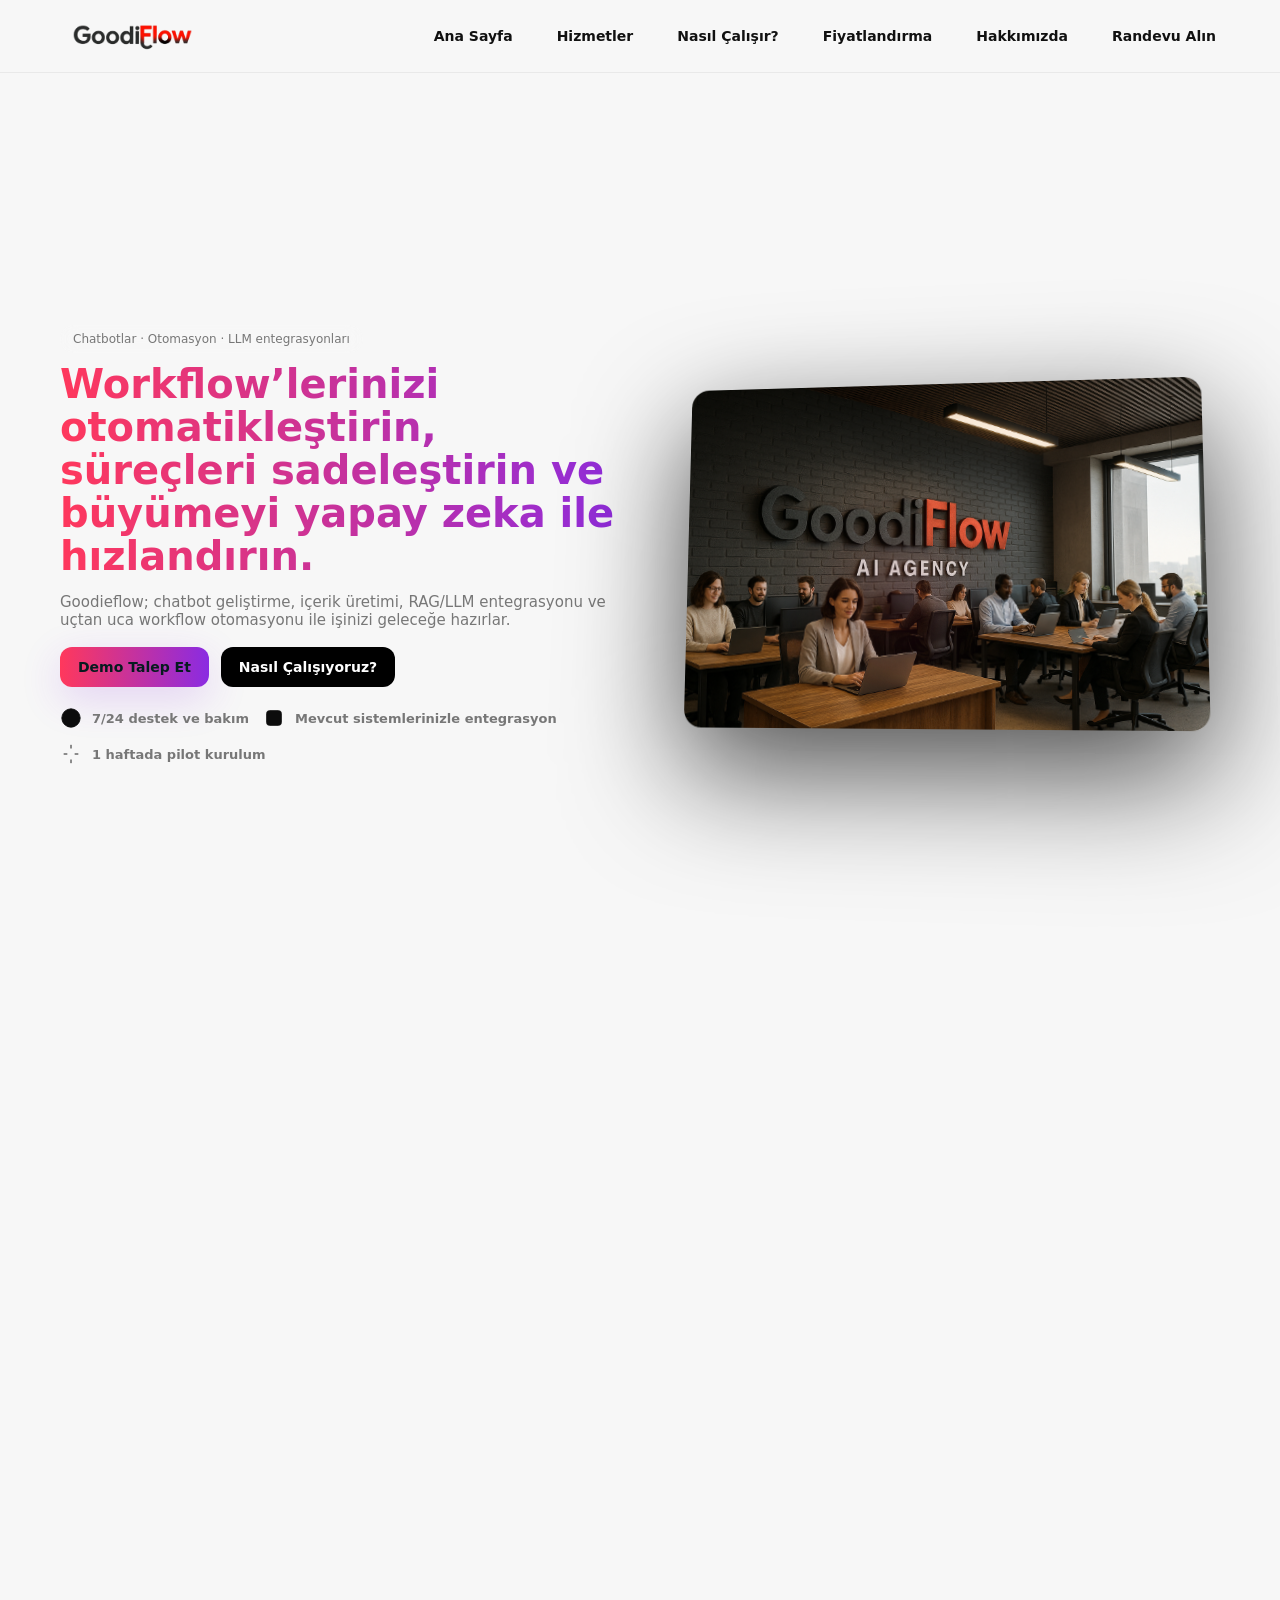
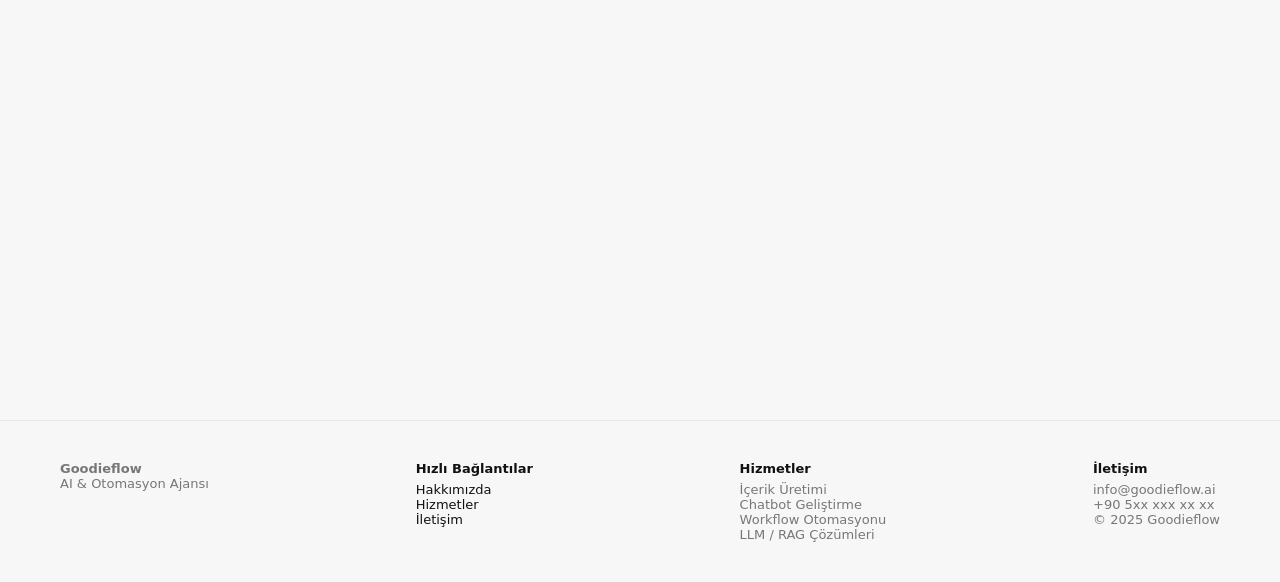
<file: index.html>
<!doctype html>
<html lang="tr">
<head>
  <meta charset="utf-8" />
  <meta name="viewport" content="width=device-width,initial-scale=1" />
  <title>Goodieflow — AI Automation Agency</title>
  <meta name="description" content="Goodieflow, işletmeler için chatbot, içerik üretimi, workflow otomasyonu ve LLM entegrasyonları sunan yapay zeka otomasyon ajansıdır." />
  <link rel="stylesheet" href="src/style.css">
</head>
<body>
  <div id="app">
    <!-- HEADER -->
    

<header class="site-header">
  <div class="site-header-wrapper">
    <div class="brand">
      <div class="logo-image">
        <img src="logo.png" alt="Logo">
      </div>
    </div>

    <nav class="site-nav">
      <a href="index.html">Ana Sayfa</a>
      <a href="#services">Hizmetler</a>
      <a href="#how-it-works">Nasıl Çalışır?</a>
      <a href="#pricing">Fiyatlandırma</a>
      <a href="about.html">Hakkımızda</a>
      <a href="contact.html">Randevu Alın</a>
    </nav>
  </div>
</header>



    <main>
      <!-- HERO -->
      <section class="hero" id="hero">
        <div class="container hero-grid">
          <div class="hero-copy">
            <div class="pill-row">
              <span class="pill">Chatbotlar · Otomasyon · LLM entegrasyonları</span>
            </div>
            <h1>
              Workflow’lerinizi otomatikleştirin, süreçleri sadeleştirin
              ve büyümeyi yapay zeka ile hızlandırın.
            </h1>
            <p class="lead">
              Goodieflow; chatbot geliştirme, içerik üretimi, RAG/LLM entegrasyonu ve uçtan uca
              workflow otomasyonu ile işinizi geleceğe hazırlar.
            </p>
            <div class="cta-row">
              <a class="btn primary" href="contact.html">Demo Talep Et</a>
              <a class="btn ghost" href="#how-it-works">Nasıl Çalışıyoruz?</a>
            </div>

            <ul class="feature-list">
              <li>
                <svg class="icon blink" viewBox="0 0 24 24"><circle cx="12" cy="12" r="10"/></svg>
                7/24 destek ve bakım
              </li>
              <li>
                <svg class="icon float" viewBox="0 0 24 24"><rect x="4" y="4" width="16" height="16" rx="3"/></svg>
                Mevcut sistemlerinizle entegrasyon
              </li>
              <li>
                <svg class="icon spin" viewBox="0 0 24 24">
                  <path d="M12 2v4"/><path d="M12 18v4"/><path d="M4 12h4"/><path d="M16 12h4"/>
                </svg>
                1 haftada pilot kurulum
              </li>
            </ul>
          </div>

          <div class="hero-mockup" id="mockup">
            <div class="device">
              <!-- İstersen burayı yerel mockup ile değiştir: src/assets/mockup.png -->
              <img src="agency-hero.png" class="hero-img">
              <div class="glow" aria-hidden="true"></div>
            </div>
          </div>
        </div>
      </section>

      <!-- HİZMETLER -->
      <section class="section" id="services">
        <div class="container">
          <h2 class="section-title">Hizmetlerimiz</h2>
          <p class="section-subtitle">
            İş modelinize göre uyarlanan, uçtan uca AI ve otomasyon çözümleri.
          </p>

          <div class="grid-3 services-grid">
            <article class="card">
              <h3>İçerik Üretimi</h3>
              <p>
                Marka tonunuza uygun blog, sosyal medya, e-posta ve reklam içeriklerini
                yapay zeka ile ölçekleyin.
              </p>
              <ul class="mini-list">
                <li>Blog &amp; SEO içerikleri</li>
                <li>Sosyal medya post otomasyonu</li>
                <li>E-posta ve kampanya metinleri</li>
              </ul>
            </article>

            <article class="card">
              <h3>Chatbot &amp; Destek Asistanları</h3>
              <p>
                Web sitenize, WhatsApp’a veya uygulamanıza entegre edilen, sürekli öğrenen
                müşteri destek botları.
              </p>
              <ul class="mini-list">
                <li>Web chat widget entegrasyonu</li>
                <li>WhatsApp &amp; Instagram DM botları</li>
                <li>Bilgi bankası / FAQ entegrasyonu</li>
              </ul>
            </article>

            <article class="card">
              <h3>Workflow Otomasyonu</h3>
              <p>
                CRM, ödeme, form, e-posta ve diğer araçlarınız arasında
                tekrar eden işleri otomatikleştirin.
              </p>
              <ul class="mini-list">
                <li>Lead toplama &amp; skorlaması</li>
                <li>Teklif &amp; fatura otomasyonu</li>
                <li>İç ekip bildirim akışları</li>
              </ul>
            </article>

            <article class="card">
              <h3>LLM / RAG Entegrasyonu</h3>
              <p>
                Kendi verinizle çalışan akıllı asistanlar: döküman, PDF ve
                veri tabanlarınız üzerinden arama &amp; yanıt.
              </p>
              <ul class="mini-list">
                <li>Vektör veri tabanı entegrasyonu</li>
                <li>RAG tabanlı arama ve cevaplama</li>
                <li>Kurumsal doküman asistanları</li>
              </ul>
            </article>

            <article class="card">
              <h3>AI Danışmanlık</h3>
              <p>
                Nereden başlayacağınızı bilmiyorsanız; sizin için roadmap,
                mimari ve doğru araç seçimini birlikte planlayalım.
              </p>
              <ul class="mini-list">
                <li>Use case analizi</li>
                <li>Teknoloji &amp; araç seçimi</li>
                <li>ROI ve roadmap planlama</li>
              </ul>
            </article>

            <article class="card">
              <h3>Özel Geliştirme</h3>
              <p>
                Ürününüz veya operasyonunuz için tamamen size özel
                AI tabanlı paneller, dashboard’lar ve entegrasyonlar.
              </p>
              <ul class="mini-list">
                <li>Özel admin &amp; dashboard</li>
                <li>API ve webhook entegrasyonları</li>
                <li>Custom iş kuralları ve guardrail’ler</li>
              </ul>
            </article>
          </div>
        </div>
      </section>

      <!-- ÖZELLİKLER -->
      <section class="section" id="features">
        <div class="container">
          <h2 class="section-title">Workflow’lerinizi güçlendiren AI özellikleri</h2>
          <p class="section-subtitle">
            Sadece bir bot değil; veriye dayalı, güvenli ve ölçeklenebilir bir AI altyapısı.
          </p>

          <div class="features-grid">
            <article class="feature-card">
              <h3>Gerçek zamanlı içgörüler</h3>
              <p>Verilerinizi anlık analiz ederek karar alma süreçlerinizi hızlandırır.</p>
            </article>
            <article class="feature-card">
              <h3>Çok kanallı deneyim</h3>
              <p>Web, e-posta, WhatsApp ve diğer kanallarınız tek bir akışta birleşir.</p>
            </article>
            <article class="feature-card">
              <h3>Veri güvenliği odaklı</h3>
              <p>İzinler, rol yönetimi ve veri maskeleme ile kurumsal güvenlik standartları.</p>
            </article>
            <article class="feature-card">
              <h3>İnsan + AI işbirliği</h3>
              <p>İhtiyaç halinde insan devreye girer; AI ve ekibiniz birlikte çalışır.</p>
            </article>
          </div>
        </div>
      </section>

      <!-- NASIL ÇALIŞIR -->
      <section class="section" id="how-it-works">
        <div class="container">
          <h2 class="section-title">Goodieflow nasıl çalışır?</h2>
          <p class="section-subtitle">
            Basit ama etkili bir süreç: anlamak, tasarlamak, hayata geçirmek ve büyütmek.
          </p>

          <div class="steps-grid">
            <article class="step-card">
              <div class="step-badge">01</div>
              <h3>Keşif Görüşmesi</h3>
              <p>
                Kısa bir görüşme ile işinizi, hedeflerinizi ve zorluklarınızı dinleriz.
                Hangi süreçlerin otomasyona en uygun olduğunu birlikte çıkarırız.
              </p>
            </article>

            <article class="step-card">
              <div class="step-badge">02</div>
              <h3>AI Çözüm Tasarımı</h3>
              <p>
                Chatbot, sesli asistan, RAG veya workflow otomasyonu… Size en uygun
                kombinasyonu tasarlar, mimarisini kurar ve demo hazırlarız.
              </p>
            </article>

            <article class="step-card">
              <div class="step-badge">03</div>
              <h3>Lansman &amp; Büyüme</h3>
              <p>
                Çözümü sistemlerinize entegre eder, performansı izler ve ihtiyaç oldukça
                yeni otomasyonlar ekleyerek ROI’yi sürekli artırırız.
              </p>
            </article>
          </div>
        </div>
      </section>

      <!-- FİYATLANDIRMA -->
      <section class="section" id="pricing">
        <div class="container">
          <h2 class="section-title">Fiyatlandırma</h2>
          <p class="section-subtitle">
            İşinizin ölçeğine göre esnek paketler. Sabit fiyatlı pilot çalışma imkanı.
          </p>

          <div class="pricing-grid">
            <div class="pricing-card">
              <h4>Starter</h4>
              <p>Küçük ekipler ve ilk otomasyonlar için.</p>
              <strong>₺4.900 / ay</strong>
              <ul class="mini-list">
                <li>1 AI use case</li>
                <li>Temel chatbot veya otomasyon</li>
                <li>Aylık raporlama</li>
              </ul>
            </div>
            <div class="pricing-card featured">
              <h4>Growth</h4>
              <p>Büyüyen işletmeler ve ajanslar için.</p>
              <strong>₺12.900 / ay</strong>
              <ul class="mini-list">
                <li>3'e kadar AI use case</li>
                <li>Çok kanallı entegrasyon</li>
                <li>Öncelikli destek</li>
              </ul>
            </div>
            <div class="pricing-card">
              <h4>Enterprise</h4>
              <p>Tamamen size özel kurumsal kurulumlar.</p>
              <strong>Teklif üzerine</strong>
              <ul class="mini-list">
                <li>Özel LLM / RAG altyapısı</li>
                <li>Kurumsal güvenlik &amp; SSO</li>
                <li>Özel SLA &amp; ekip eğitimi</li>
              </ul>
            </div>
          </div>
        </div>
      </section>

      <!-- REFERANSLAR -->
      <section class="section" id="testimonials">
        <div class="container">
          <h2 class="section-title">Referanslar</h2>
          <p class="section-subtitle">
            Farklı sektörlerden ekipler, Goodieflow ile işlerini yeniden tasarladı.
          </p>

          <div class="testimonials">
            <div class="test-slider" id="test-slider">
              <div class="test-item">
                “Müşteri destek taleplerimizin büyük kısmını chatbot karşılarken,
                ekibimiz yalnızca gerçekten kritik vakalara odaklanıyor.”
                <span>— Mehmet, e-ticaret</span>
              </div>
              <div class="test-item">
                “Lead toplama ve qualification süreci otomatikleşti; satış ekibi
                artık sadece sıcak fırsatlarla uğraşıyor.”
                <span>— Ayşe, SaaS</span>
              </div>
              <div class="test-item">
                “Eski dokümanlarımızdan veri çekebilen asistan, ekip içi bilgi paylaşımını
                bambaşka bir seviyeye taşıdı.”
                <span>— Can, Kurumsal</span>
              </div>
            </div>
            <div class="test-dots" id="test-dots"></div>
          </div>
        </div>
      </section>

      <!-- BÜYÜK CTA -->
      <section class="section big-cta">
        <div class="container cta-inner">
          <div>
            <h3>Bir haftada ilk AI otomasyonunuzu canlıya alalım.</h3>
            <p class="muted">Hedefinizi anlatın, gerisini Goodieflow halletsin.</p>
          </div>
          <div><a class="btn primary" href="contact.html">Demo Planla</a></div>
        </div>
      </section>
    </main>

    <!-- FOOTER -->
    <footer class="site-footer">
      <div class="container footer-grid">
        <div>
          <strong>Goodieflow</strong><br/>
          AI &amp; Otomasyon Ajansı
        </div>
        <div>
          <div class="footer-title">Hızlı Bağlantılar</div>
          <a href="about.html">Hakkımızda</a><br/>
          <a href="#services">Hizmetler</a><br/>
          <a href="contact.html">İletişim</a>
        </div>
        <div>
          <div class="footer-title">Hizmetler</div>
          <span>İçerik Üretimi</span><br/>
          <span>Chatbot Geliştirme</span><br/>
          <span>Workflow Otomasyonu</span><br/>
          <span>LLM / RAG Çözümleri</span>
        </div>
        <div>
          <div class="footer-title">İletişim</div>
          <span>info@goodieflow.ai</span><br/>
          <span>+90 5xx xxx xx xx</span><br/>
          <span>© 2025 Goodieflow</span>
        </div>
      </div>
    </footer>
  </div>

  <script type="module" src="src/main.js"></script>
</body>
</html>
</file>
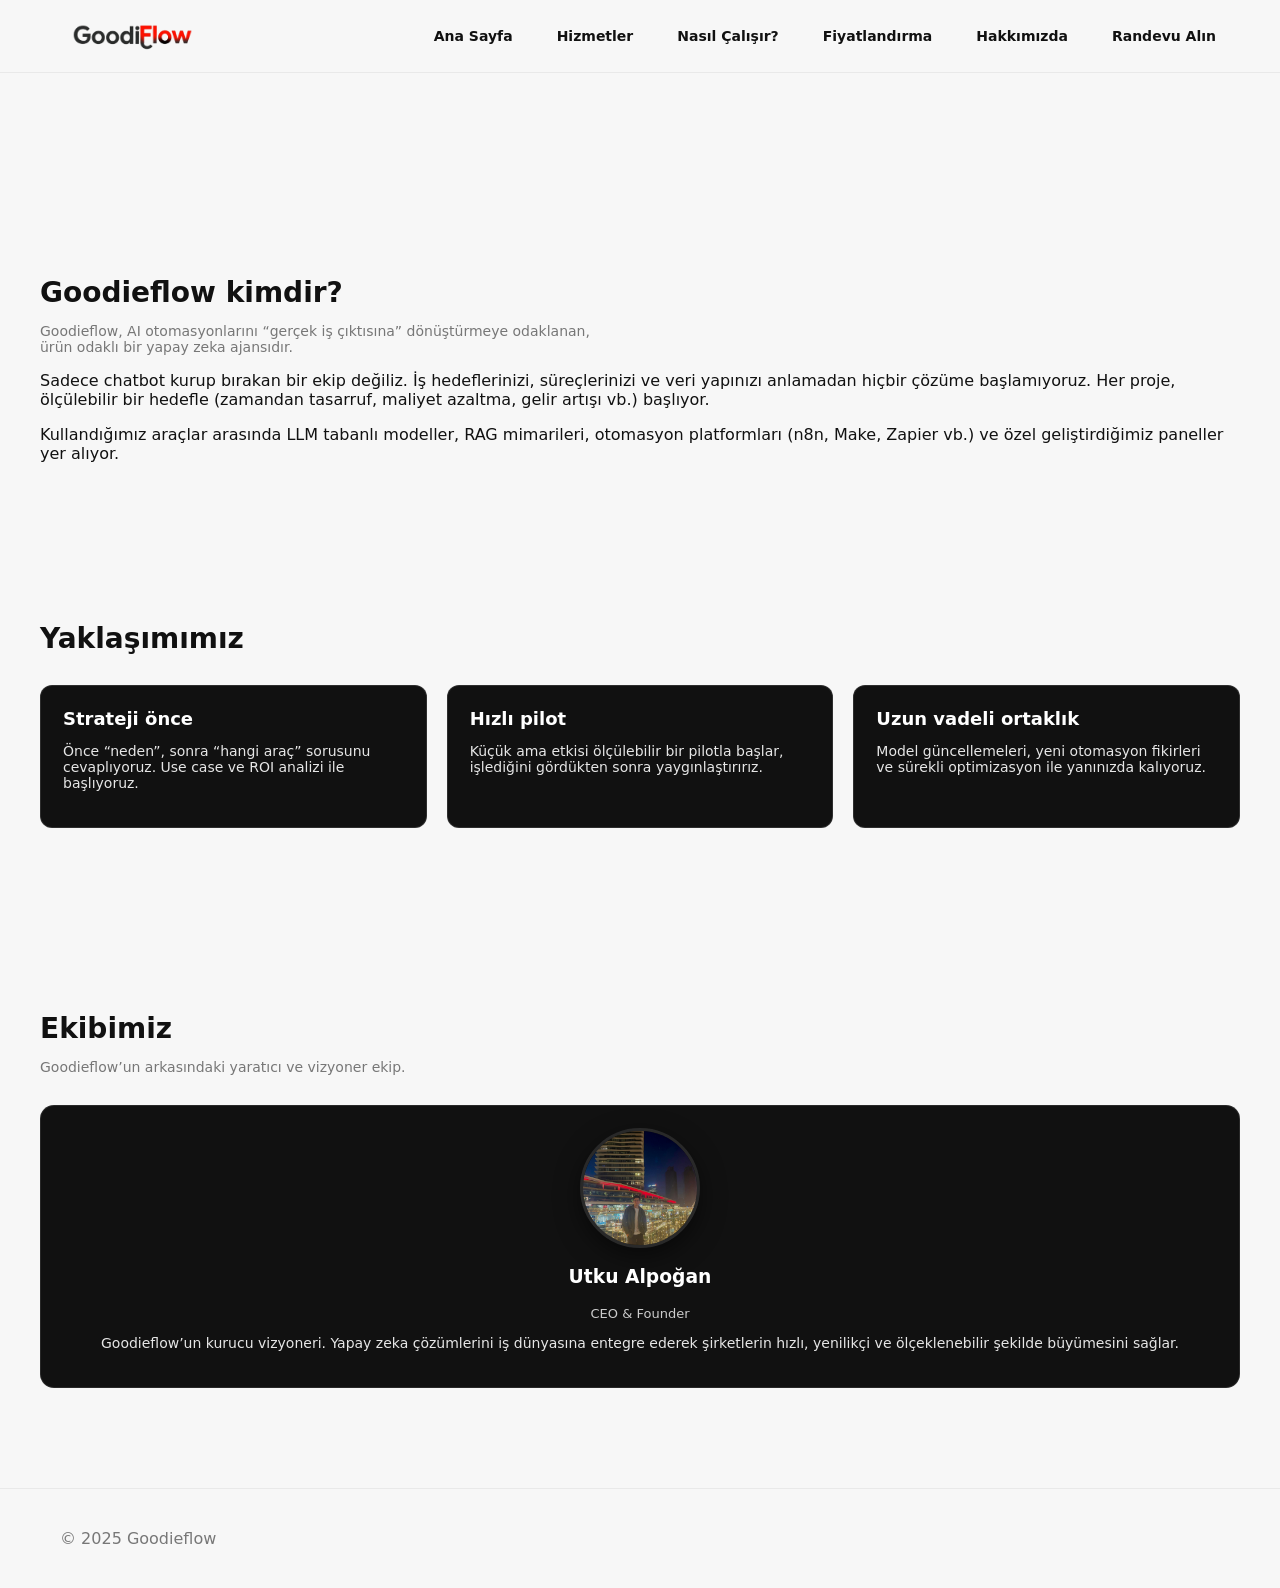
<file: about.html>
<!doctype html>
<html lang="tr">
<head>
  <meta charset="utf-8" />
  <meta name="viewport" content="width=device-width,initial-scale=1" />
  <title>Hakkımızda — Goodieflow</title>
  <link rel="stylesheet" href="src/style.css">
</head>
<body>
  

<header class="site-header">
  <div class="site-header-wrapper">
    <div class="brand">
      <div class="logo-image">
        <img src="logo.png" alt="Logo">
      </div>
    </div>

    <nav class="site-nav">
      <a href="index.html">Ana Sayfa</a>
      <a href="#services">Hizmetler</a>
      <a href="#how-it-works">Nasıl Çalışır?</a>
      <a href="#pricing">Fiyatlandırma</a>
      <a href="about.html">Hakkımızda</a>
      <a href="contact.html">Randevu Alın</a>
  </div>
</header>



  <main style="padding-top:120px">
    <section class="section container visible">
      <h2 class="section-title">Goodieflow kimdir?</h2>
      <p class="section-subtitle">
        Goodieflow, AI otomasyonlarını “gerçek iş çıktısına” dönüştürmeye odaklanan,
        ürün odaklı bir yapay zeka ajansıdır.
      </p>
      <p>
        Sadece chatbot kurup bırakan bir ekip değiliz. İş hedeflerinizi, süreçlerinizi ve
        veri yapınızı anlamadan hiçbir çözüme başlamıyoruz. Her proje, ölçülebilir bir
        hedefle (zamandan tasarruf, maliyet azaltma, gelir artışı vb.) başlıyor.
      </p>
      <p>
        Kullandığımız araçlar arasında LLM tabanlı modeller, RAG mimarileri, otomasyon
        platformları (n8n, Make, Zapier vb.) ve özel geliştirdiğimiz paneller yer alıyor.
      </p>
    </section>

    <section class="section container visible">
      <h2 class="section-title">Yaklaşımımız</h2>
      <div class="grid-3">
        <div class="card">
          <h3>Strateji önce</h3>
          <p>Önce “neden”, sonra “hangi araç” sorusunu cevaplıyoruz. Use case ve ROI analizi ile başlıyoruz.</p>
        </div>
        <div class="card">
          <h3>Hızlı pilot</h3>
          <p>Küçük ama etkisi ölçülebilir bir pilotla başlar, işlediğini gördükten sonra yaygınlaştırırız.</p>
        </div>
        <div class="card">
          <h3>Uzun vadeli ortaklık</h3>
          <p>Model güncellemeleri, yeni otomasyon fikirleri ve sürekli optimizasyon ile yanınızda kalıyoruz.</p>
        </div>
      </div>
    </section>
  
<section class="section team-section container visible">
  <h2 class="section-title">Ekibimiz</h2>
  <p class="section-subtitle">Goodieflow’un arkasındaki yaratıcı ve vizyoner ekip.</p>

  <div class="team-grid">
    <div class="team-card">
      <div class="team-photo">
        <img src="utku.jpg" alt="Utku Alpoğan">
      </div>
      <h3>Utku Alpoğan</h3>
      <p class="role">CEO & Founder</p>
      <p class="desc">
        Goodieflow’un kurucu vizyoneri. Yapay zeka çözümlerini iş dünyasına entegre ederek
        şirketlerin hızlı, yenilikçi ve ölçeklenebilir şekilde büyümesini sağlar.
      </p>
    </div>
  </div>
</section>

</main>

  <footer class="site-footer">
    <div class="container">© 2025 Goodieflow</div>
  </footer>
  <script type="module" src="src/main.js"></script>
</body>
</html>
</file>
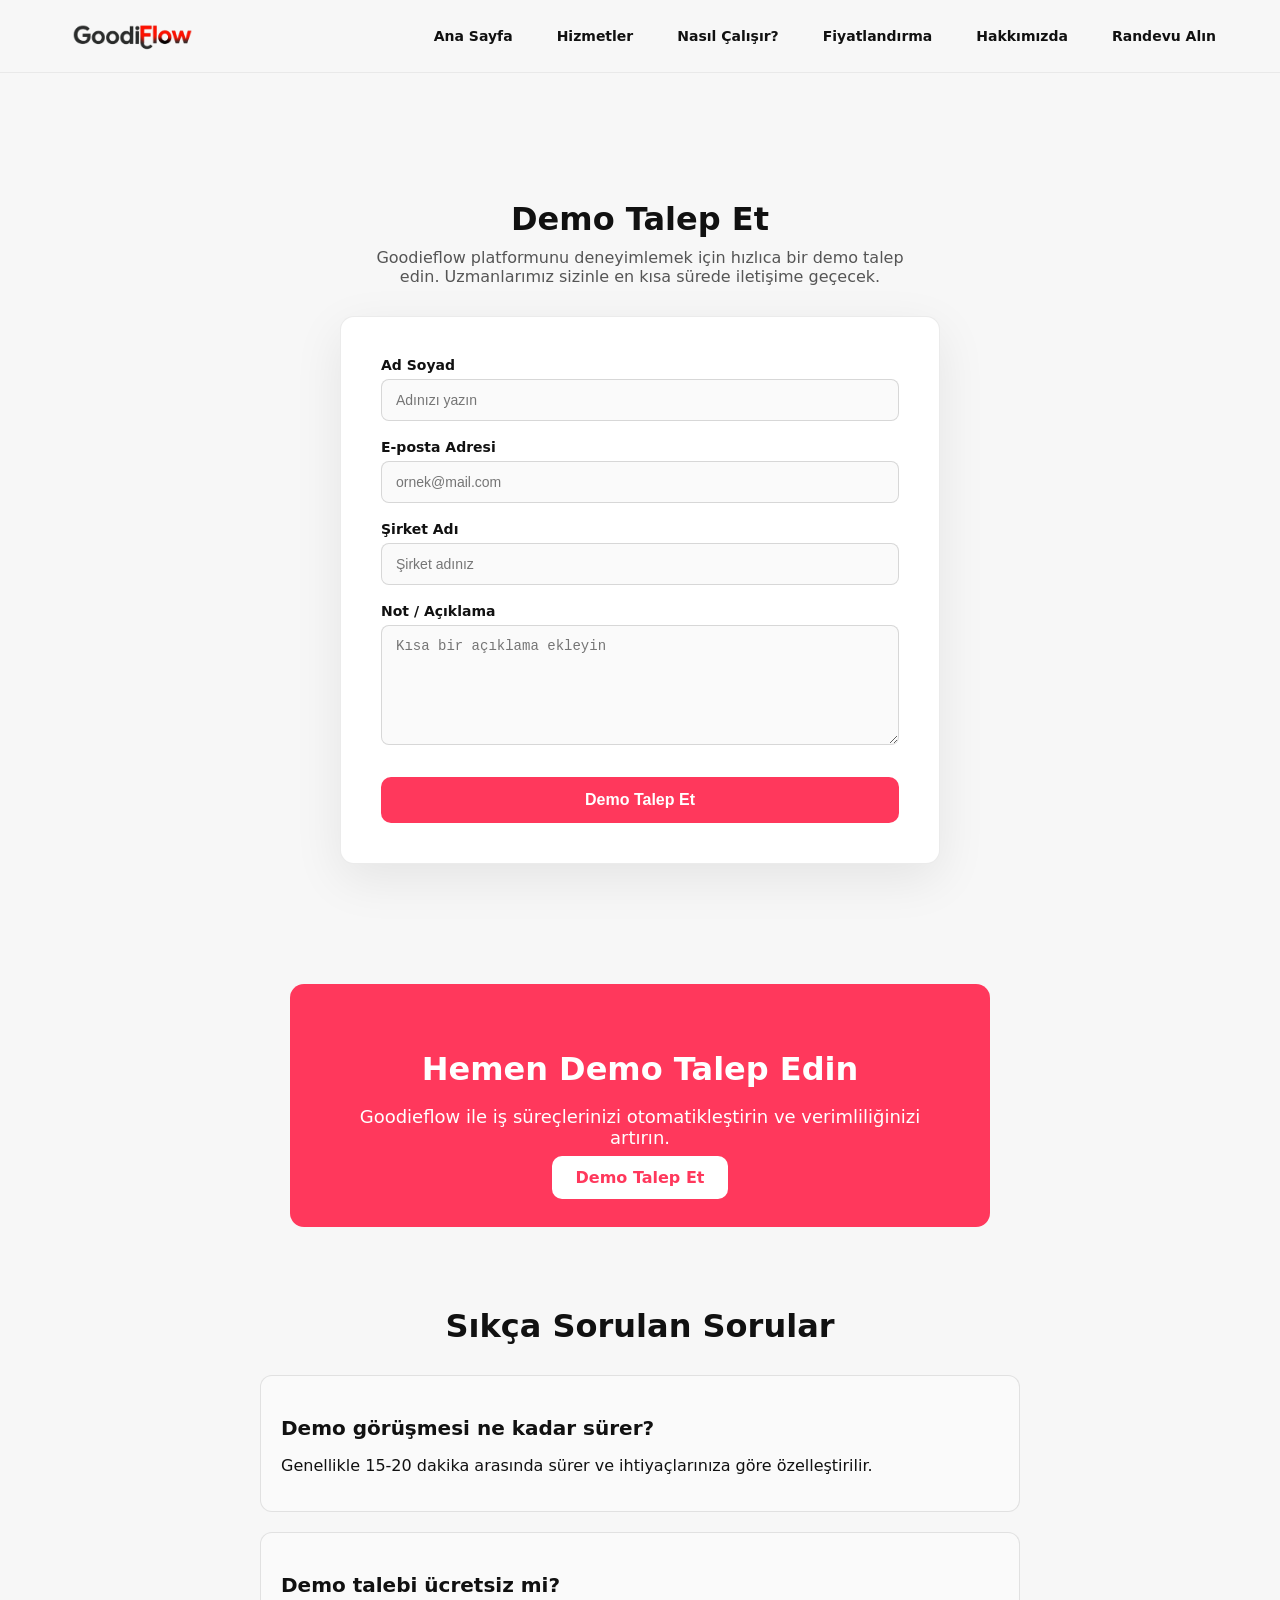
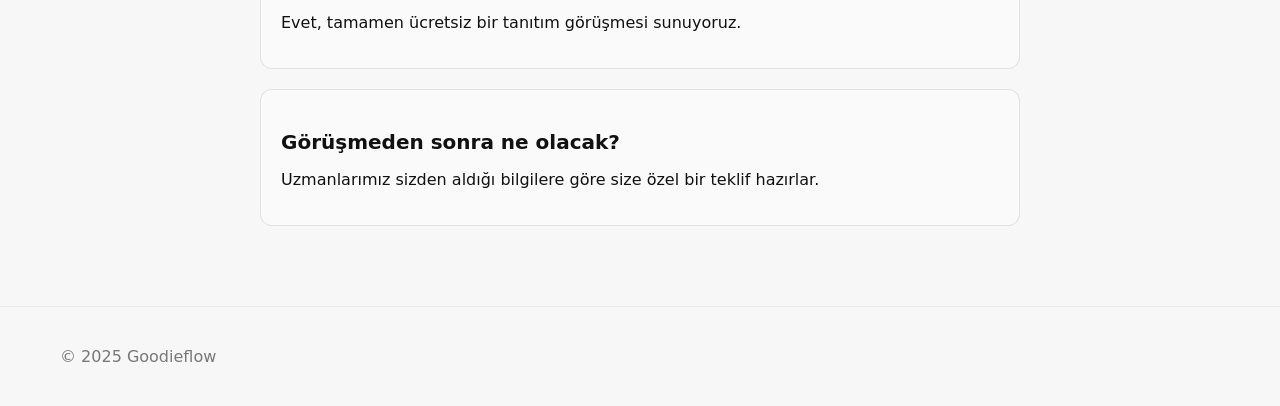
<file: contact.html>
<!doctype html>
<html lang="tr">
<head>
  <meta charset="utf-8" />
  <meta name="viewport" content="width=device-width,initial-scale=1" />
  <title>İletişim — Goodieflow</title>
  <link rel="stylesheet" href="src/style.css">
</head>
<body>


<header class="site-header">
  <div class="site-header-wrapper">
    <div class="brand">
      <div class="logo-image">
        <img src="logo.png" alt="Logo">
      </div>
    </div>

    <nav class="site-nav">
      <a href="index.html">Ana Sayfa</a>
      <a href="#services">Hizmetler</a>
      <a href="#how-it-works">Nasıl Çalışır?</a>
      <a href="#pricing">Fiyatlandırma</a>
      <a href="about.html">Hakkımızda</a>
      <a href="contact.html">Randevu Alın</a>
    </nav>
  </div>
</header>



<main>
<section class="section container contact-section visible">
  <h2 class="section-title">Demo Talep Et</h2>
  <p class="section-subtitle">
    Goodieflow platformunu deneyimlemek için hızlıca bir demo talep edin.
    Uzmanlarımız sizinle en kısa sürede iletişime geçecek.
  </p>

  <div class="contact-card">
    <form class="contact-form" method="POST" action="/api/demo">
      <div class="form-group">
        <label>Ad Soyad</label>
        <input type="text" name="name" placeholder="Adınızı yazın" required>
      </div>

      <div class="form-group">
        <label>E-posta Adresi</label>
        <input type="email" name="email" placeholder="ornek@mail.com" required>
      </div>

      <div class="form-group">
        <label>Şirket Adı</label>
        <input type="text" name="company" placeholder="Şirket adınız">
      </div>

      <div class="form-group">
        <label>Not / Açıklama</label>
        <textarea name="note" placeholder="Kısa bir açıklama ekleyin"></textarea>
      </div>

      <button class="contact-submit">Demo Talep Et</button>
    </form>
  </div>
</section>

<!-- CTA Section -->
<section class="cta-section visible">
    <h2>Hemen Demo Talep Edin</h2>
    <p>Goodieflow ile iş süreçlerinizi otomatikleştirin ve verimliliğinizi artırın.</p>
    <a class="cta-button" href="#contact">Demo Talep Et</a>
</section>

<!-- FAQ Section -->
<section class="faq-section visible">
    <h2>Sıkça Sorulan Sorular</h2>

    <div class="faq-item">
        <h3>Demo görüşmesi ne kadar sürer?</h3>
        <p>Genellikle 15-20 dakika arasında sürer ve ihtiyaçlarınıza göre özelleştirilir.</p>
    </div>

    <div class="faq-item">
        <h3>Demo talebi ücretsiz mi?</h3>
        <p>Evet, tamamen ücretsiz bir tanıtım görüşmesi sunuyoruz.</p>
    </div>

    <div class="faq-item">
        <h3>Görüşmeden sonra ne olacak?</h3>
        <p>Uzmanlarımız sizden aldığı bilgilere göre size özel bir teklif hazırlar.</p>
    </div>
</section>

<script>
document.addEventListener("DOMContentLoaded", function() {
    const form = document.querySelector(".contact-form");
    form.addEventListener("submit", function(e) {
        e.preventDefault();
        alert("Teşekkürler! Demo talebiniz başarıyla gönderildi.");
    });
});
</script>

</main>

<footer class="site-footer">
  <div class="container">© 2025 Goodieflow</div>
</footer>
<script type="module" src="src/main.js"></script>

<script>
document.addEventListener("DOMContentLoaded", function() {
    const form = document.querySelector(".contact-form");

    form.addEventListener("submit", async function(e) {
        e.preventDefault();

        const formData = new FormData(form);
        const json = Object.fromEntries(formData.entries());

        const response = await fetch("/api/demo", {
            method: "POST",
            headers: { "Content-Type": "application/json" },
            body: JSON.stringify(json)
        });

        const result = await response.json();

        if (result.success) {
            alert("Teşekkürler! Demo talebiniz başarıyla gönderildi.");
            form.reset();
        }
    });
});
</script>

</body>
</html>
</file>
<file: src/style.css>
:root{
  --bg:#f7f7f7;
  --card:#ffffff;
  --muted:#777777;
  --accent1:#ff385c;
  --accent2:#8a2be2;
  --maxw:1200px;
}
*{box-sizing:border-box}
html,body{height:100%}
body{
  margin:0;
  background:var(--bg);
  color:#111;
  font-family:Inter,system-ui,Arial;
  -webkit-font-smoothing:antialiased;
}
.container{max-width:var(--maxw);margin:0 auto;padding:0 20px}

/* spotlight background (JS set ediyor) */
.spotlight{
  position:fixed;
  inset:0;
  z-index:-5;
  pointer-events:none;
  background:radial-gradient(circle at var(--mx,50%) var(--my,50%), rgba(0,0,0,0.18), transparent 260px);
  mix-blend-mode:multiply;
}

/* HEADER */
.site-header{
  position:fixed;
  top:0;left:0;right:0;
  display:flex;
  justify-content:space-between;
  align-items:center;
  padding:18px 24px;
  background:rgba(255,255,255,0.92);
  backdrop-filter: blur(10px);
  border-bottom:1px solid rgba(0,0,0,0.06);
  z-index:60;
}
.logo-image{
  display:flex;
  align-items:center;
}
.logo-image img{
  height:40px;
  display:block;
}
.brand{display:flex;align-items:center;gap:12px}
.logo-mark{
  width:46px;height:46px;
  border-radius:10px;
  background:linear-gradient(135deg,var(--accent1),var(--accent2));
  display:flex;align-items:center;justify-content:center;
  font-weight:800;
  box-shadow:0 10px 30px rgba(138,43,226,0.2);
}
.brand-text h1{margin:0;font-size:18px}
.brand-text .muted{margin:0;color:var(--muted);font-size:13px}

/* NAV */
.site-nav a{
  margin-left:22px;
  color:var(--muted);
  text-decoration:none;
  font-weight:600;
  font-size:14px;
}
.site-nav a:hover{ color:#111 !important; }

/* HERO */
.hero{
  min-height:100vh;
  display:flex;
  align-items:center;
  padding:120px 0 60px;
  position:relative;
  overflow:visible;
}
.hero-grid{
  display:grid;
  grid-template-columns:1fr 540px;
  gap:36px;
  align-items:center;
}
.pill-row{margin-bottom:10px}
.pill{
  display:inline-flex;
  align-items:center;
  padding:6px 12px;
  border-radius:999px;
  font-size:12px;
  color:var(--muted);
  border:1px solid rgba(255,255,255,0.12);
  background:rgba(255,255,255,0.02);
  backdrop-filter:blur(8px);
}
.hero-copy h1{
  font-size:40px;
  line-height:1.08;
  margin:0 0 12px;
  background:linear-gradient(90deg,var(--accent1),var(--accent2));
  -webkit-background-clip:text;
  color:transparent;
  font-weight:800;
}
.lead{color:var(--muted);margin-bottom:18px;font-size:15px}
.cta-row{display:flex;gap:12px;margin-bottom:20px}

/* BUTONLAR */
.btn{
  display:inline-block;
  padding:12px 18px;
  border-radius:12px;
  font-weight:700;
  text-decoration:none;
  font-size:14px;
}
.btn.primary{
  display:inline-flex;
  align-items:center;
  gap:8px;
  background:linear-gradient(90deg,var(--accent1),var(--accent2));
  color:#061b1f;
  box-shadow:0 12px 40px rgba(138,43,226,0.18);
}
.btn.ghost{
  border:1px solid rgba(0,0,0,0.12);
  background:transparent;
  color:#111;
}

/* HERO ALT ICONLAR */
.feature-list{
  list-style:none;
  padding:0;
  display:flex;
  gap:14px;
  align-items:center;
  margin-top:8px;
  flex-wrap:wrap;
}
.feature-list li{
  display:flex;
  gap:10px;
  align-items:center;
  color:var(--muted);
  font-weight:600;
  font-size:13px;
}
.icon{width:22px;height:22px;opacity:0.95;fill:#fff}
.icon.blink{animation:blink 1.6s infinite}
.icon.float{animation:float 3s ease-in-out infinite}
.icon.spin{animation:spin 3s linear infinite}
@keyframes blink{0%,60%{transform:scale(1)}70%{transform:scale(1.18)}100%{transform:scale(1)}}
@keyframes float{0%{transform:translateY(0)}50%{transform:translateY(-8px)}100%{transform:translateY(0)}}
@keyframes spin{0%{transform:rotate(0)}100%{transform:rotate(360deg)}}

/* MOCKUP */
.hero-mockup .device{
  position:relative;
  width:520px;
  border-radius:18px;
  overflow:hidden;
  transform:perspective(1000px) rotateX(6deg) rotateY(-6deg);
  transition:transform .9s cubic-bezier(.2,.9,.2,1);
  box-shadow:0 40px 120px rgba(0,0,0,0.7);
}
.hero-mockup img{display:block;width:100%;height:auto}
.hero-mockup .glow{
  position:absolute;
  inset:auto 20px 20px;
  left:40px;
  height:140px;
  width:360px;
  background:radial-gradient(circle, rgba(255,56,92,0.2), transparent 40%);
  filter:blur(40px);
  transform:translateY(-30px);
}

/* SECTIONS GENEL */
.section{
  padding:60px 0;
  opacity:0;
  transform:translateY(30px);
  transition:all .8s cubic-bezier(.2,.9,.2,1);
}
.section.visible{opacity:1;transform:translateY(0)}
.section-title{font-size:28px;margin-bottom:8px}
.section-subtitle{
  color:var(--muted);
  font-size:14px;
  max-width:560px;
}

/* GRID & CARD */
.grid-3{display:grid;grid-template-columns:repeat(3,1fr);gap:20px;margin-top:30px}
.card{
  background:var(--card);
  padding:22px;
  border-radius:12px;
  border:1px solid rgba(0,0,0,0.06);
  font-size:14px;
}
.card h3{margin-top:0;margin-bottom:6px;font-size:18px}
.mini-list{
  list-style:none;
  padding:0;
  margin-top:10px;
  font-size:13px;
  color:var(--muted);
}
.mini-list li{margin-bottom:4px}

/* FEATURES GRID */
.features-grid{
  display:grid;
  grid-template-columns:repeat(4,1fr);
  gap:18px;
  margin-top:28px;
}
.feature-card{
  background:linear-gradient(180deg,rgba(255,255,255,0.02),rgba(0,0,0,0.05));
  padding:18px;
  border-radius:12px;
  border:1px solid rgba(0,0,0,0.06);
  font-size:14px;
}
.feature-card h3{margin:0 0 6px;font-size:16px}

/* STEPS (NASIL ÇALIŞIR) */
.steps-grid{
  display:grid;
  grid-template-columns:repeat(3,1fr);
  gap:20px;
  margin-top:30px;
}
.step-card{
  background:var(--card);
  padding:22px;
  border-radius:14px;
  border:1px solid rgba(0,0,0,0.06);
  font-size:14px;
}
.step-badge{
  display:inline-flex;
  align-items:center;
  justify-content:center;
  width:32px;height:32px;
  border-radius:999px;
  background:linear-gradient(135deg,var(--accent1),var(--accent2));
  font-weight:700;
  margin-bottom:10px;
}

/* PRICING */
.pricing-grid{
  display:grid;
  grid-template-columns:repeat(3,1fr);
  gap:18px;
  margin-top:26px;
}
.pricing-card{
  background:linear-gradient(180deg,rgba(255,255,255,0.02),rgba(0,0,0,0.05));
  padding:22px;
  border-radius:14px;
  border:1px solid rgba(0,0,0,0.06);
  transition:transform .35s ease,box-shadow .35s ease;
  font-size:14px;
}
.pricing-card.featured{
  transform:translateY(-6px);
  box-shadow:0 40px 80px rgba(138,43,226,0.18);
}
.pricing-card:hover{
  transform:translateY(-8px) scale(1.03);
  box-shadow:0 40px 100px rgba(138,43,226,0.25);
}
.pricing-card h4{margin:0 0 6px;font-size:18px}
.pricing-card strong{display:block;margin:10px 0}

/* TESTIMONIALS */
.testimonials{padding:30px 0}
.test-slider{
  display:flex;
  gap:18px;
  overflow:hidden;
  transition:transform .6s cubic-bezier(.2,.9,.2,1);
}
.test-item{
  min-width:320px;
  background:linear-gradient(180deg,rgba(255,255,255,0.02),rgba(0,0,0,0.05));
  padding:22px;
  border-radius:12px;
  font-size:14px;
}
.test-item span{
  display:block;
  margin-top:8px;
  color:var(--muted);
  font-size:13px;
}
.test-dots{
  display:flex;
  gap:8px;
  justify-content:center;
  margin-top:14px;
}
.dot{
  width:10px;height:10px;
  border-radius:50%;
  background:rgba(255,255,255,0.12);
  cursor:pointer;
}
.dot.active{
  background:linear-gradient(90deg,var(--accent1),var(--accent2));
}

/* BIG CTA */
.big-cta{background:linear-gradient(180deg,rgba(255,255,255,0.02),rgba(0,0,0,0.08));}
.cta-inner{
  display:flex;
  align-items:center;
  justify-content:space-between;
  gap:20px;
  padding:26px;
  border-radius:14px;
}

/* FOOTER */
.site-footer{
  padding:40px 0;
  color:var(--muted);
  border-top:1px solid rgba(0,0,0,0.06);
  margin-top:40px;
}
.footer-grid{
  display:flex;
  justify-content:space-between;
  gap:30px;
  flex-wrap:wrap;
  font-size:13px;
}
.footer-title{ font-weight:600; color:#111; margin-bottom:6px; }

/* RESPONSIVE */
@media(max-width:980px){
  .hero-grid{grid-template-columns:1fr}
  .hero-mockup .device{width:100%}
  .grid-3{grid-template-columns:1fr}
  .pricing-grid{grid-template-columns:1fr}
  .features-grid{grid-template-columns:1fr 1fr}
  .steps-grid{grid-template-columns:1fr}
}
@media(max-width:640px){
  .features-grid{grid-template-columns:1fr}
  .cta-inner{flex-direction:column;align-items:flex-start}
  .site-nav{display:none;} /* istersen mobile menu yaparız */
}

.site-footer a { color:#111 !important; text-decoration:none; }
.site-footer a:hover { color: var(--accent1) !important; }

.card, .feature-card, .step-card, .pricing-card, .test-item {
    background:#111 !important;
    color:#fff !important;
    border:1px solid rgba(255,255,255,0.12) !important;
}
.card p, .feature-card p, .step-card p, .pricing-card p, .test-item span, .mini-list li {
    color:#e6e6e6 !important;
}
.section { background:transparent !important; }

.logo-image img{ height:40px; display:block; }

.btn.ghost[href="#how-it-works"]{
    background:#000 !important;
    color:#fff !important;
    border:none !important;
}

.icon{ fill:#000 !important; stroke:#000 !important; }

/* TEAM SECTION */
.team-section { margin-top: 40px; }

.team-grid {
  display: grid;
  grid-template-columns: repeat(auto-fit, minmax(260px, 1fr));
  gap: 26px;
  margin-top: 30px;
}

.team-card {
  background: #111;
  border: 1px solid rgba(255,255,255,0.1);
  padding: 22px;
  border-radius: 14px;
  text-align: center;
  color: #fff;
  transition: transform .3s ease, box-shadow .3s ease;
}

.team-card:hover {
  transform: translateY(-6px);
  box-shadow: 0 20px 60px rgba(0,0,0,0.4);
}

.team-photo {
  width: 120px;
  height: 120px;
  margin: 0 auto 12px;
  border-radius: 50%;
  overflow: hidden;
  border: 3px solid rgba(255,255,255,0.1);
  box-shadow: 0 8px 25px rgba(0,0,0,0.5);
}

.team-photo img {
  width: 100%;
  height: 100%;
  object-fit: cover;
}

.team-card .role {
  font-size: 13px;
  color: #cccccc;
  margin-bottom: 8px;
}

.team-card .desc {
  font-size: 14px;
  color: #e6e6e6;
}


/* HEADER FIX – stable logo & menu layout */
.site-header {
  display: flex !important;
  justify-content: space-between !important;
  align-items: center !important;
  padding: 14px 0 !important;
  position: sticky !important;
  top: 0 !important;
  z-index: 999 !important;
  background: var(--bg) !important;
}

.logo-image img {
  height: 40px !important;
  width: auto !important;
  display: block !important;
}

.site-nav {
  display: flex !important;
  gap: 22px !important;
  align-items: center !important;
  opacity: 1 !important;
  visibility: visible !important;
  position: relative !important;
}

.site-nav a {
  color: #111 !important;
  text-decoration: none !important;
  font-weight: 600 !important;
  font-size: 14px !important;
}

.site-nav a:hover {
  color: var(--accent1) !important;
}


/* HEADER CENTERED LAYOUT FIX */
.site-header {
  background: var(--bg);
  padding: 16px 0 !important;
  display: flex;
  justify-content: center;
}

.site-header-wrapper {
  max-width: 1200px;
  width: 100%;
  margin: 0 auto;
  padding: 0 24px;
  display: flex;
  justify-content: space-between;
  align-items: center;
}

.brand {
  display: flex;
  align-items: center;
  gap: 14px;
}

.logo-image img {
  height: 40px !important;
  width: auto !important;
  display: block !important;
}

.site-nav {
  display: flex;
  gap: 22px;
  align-items: center;
}


/* Demo Talep Et Bölümü */
.contact-section { text-align:center; margin-top:40px; }
.contact-section .section-title { font-size:32px; font-weight:700; margin-bottom:10px; }
.contact-section .section-subtitle { color:#555; font-size:16px; max-width:540px; margin:0 auto 30px; }
.contact-card { background:#fff; border:1px solid rgba(0,0,0,0.08); padding:40px; border-radius:14px; max-width:600px; margin:0 auto; box-shadow:0 15px 50px rgba(0,0,0,0.08); }
.contact-form { display:flex; flex-direction:column; gap:18px; text-align:left; }
.form-group label { font-weight:600; font-size:14px; margin-bottom:6px; display:block; }
.form-group input, .form-group textarea { width:100%; padding:12px 14px; border:1px solid rgba(0,0,0,0.14); border-radius:8px; font-size:14px; background:#fafafa; transition:.2s; }
.form-group input:focus, .form-group textarea:focus { border-color:var(--accent1); background:#fff; box-shadow:0 0 0 3px rgba(0,120,255,0.1); outline:none; }
textarea { height:120px; resize:vertical; }
.contact-submit { margin-top:10px; background:var(--accent1); color:#fff; padding:14px 18px; border:none; border-radius:10px; font-weight:600; font-size:16px; cursor:pointer; transition:.2s; }
.contact-submit:hover { background:var(--accent2); }


/* CTA Section */
.cta-section {
  margin: 60px auto;
  text-align: center;
  padding: 40px;
  background: var(--accent1);
  color: #fff;
  border-radius: 14px;
  max-width: 700px;
}
.cta-section h2 { font-size: 32px; font-weight: 700; margin-bottom: 10px; }
.cta-section p { font-size: 18px; margin-bottom: 20px; }
.cta-button {
  background: #fff;
  color: var(--accent1);
  padding: 12px 24px;
  border-radius: 10px;
  font-weight: 700;
  text-decoration: none;
}

/* FAQ Section */
.faq-section {
  max-width: 800px;
  margin: 80px auto;
  padding: 0 20px;
}
.faq-section h2 { text-align: center; font-size: 32px; margin-bottom: 30px; }
.faq-item {
  margin-bottom: 20px;
  padding: 20px;
  background: #fafafa;
  border-radius: 12px;
  border: 1px solid rgba(0,0,0,0.1);
}
.faq-item h3 { font-size: 20px; margin-bottom: 10px; }


.hero-img {
    width: 100%;
    height: auto;
    max-height: 650px;
    object-fit: cover;
    border-radius: 0;
    display: block;
}
</file>
